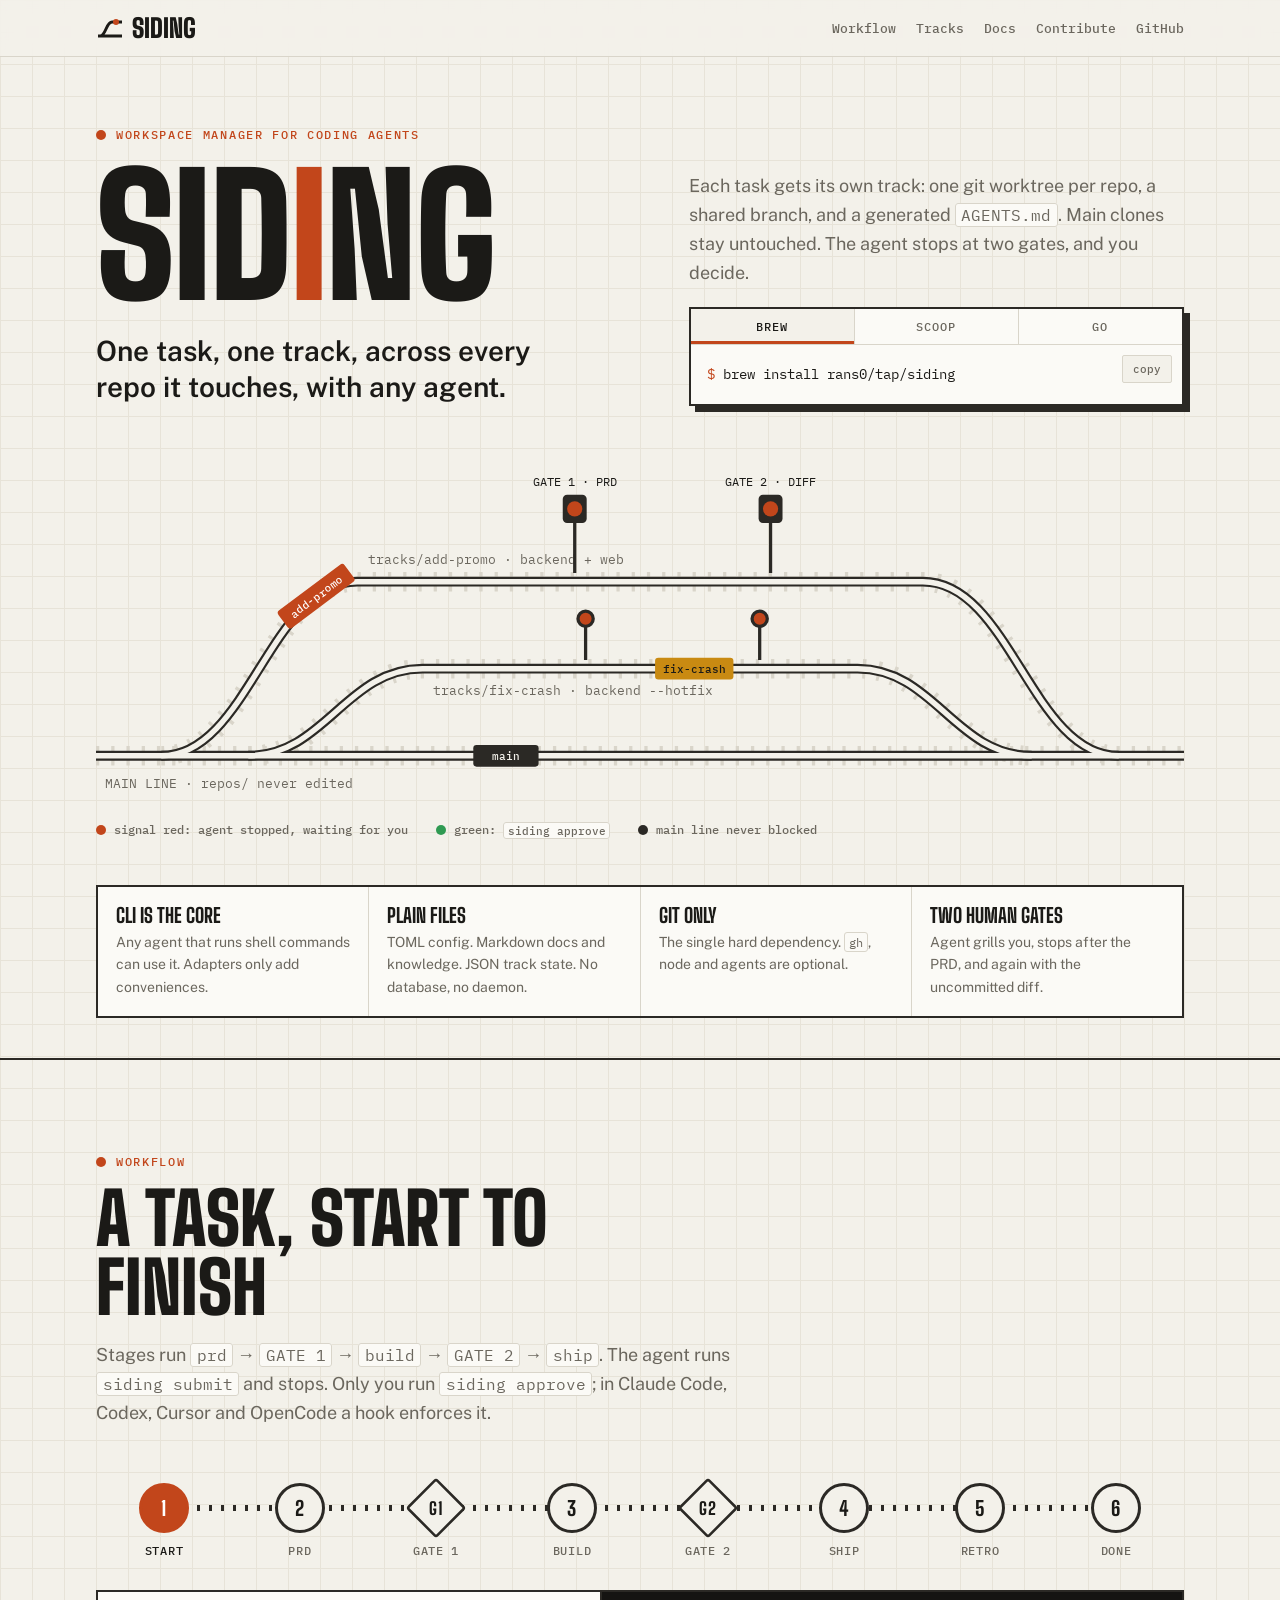
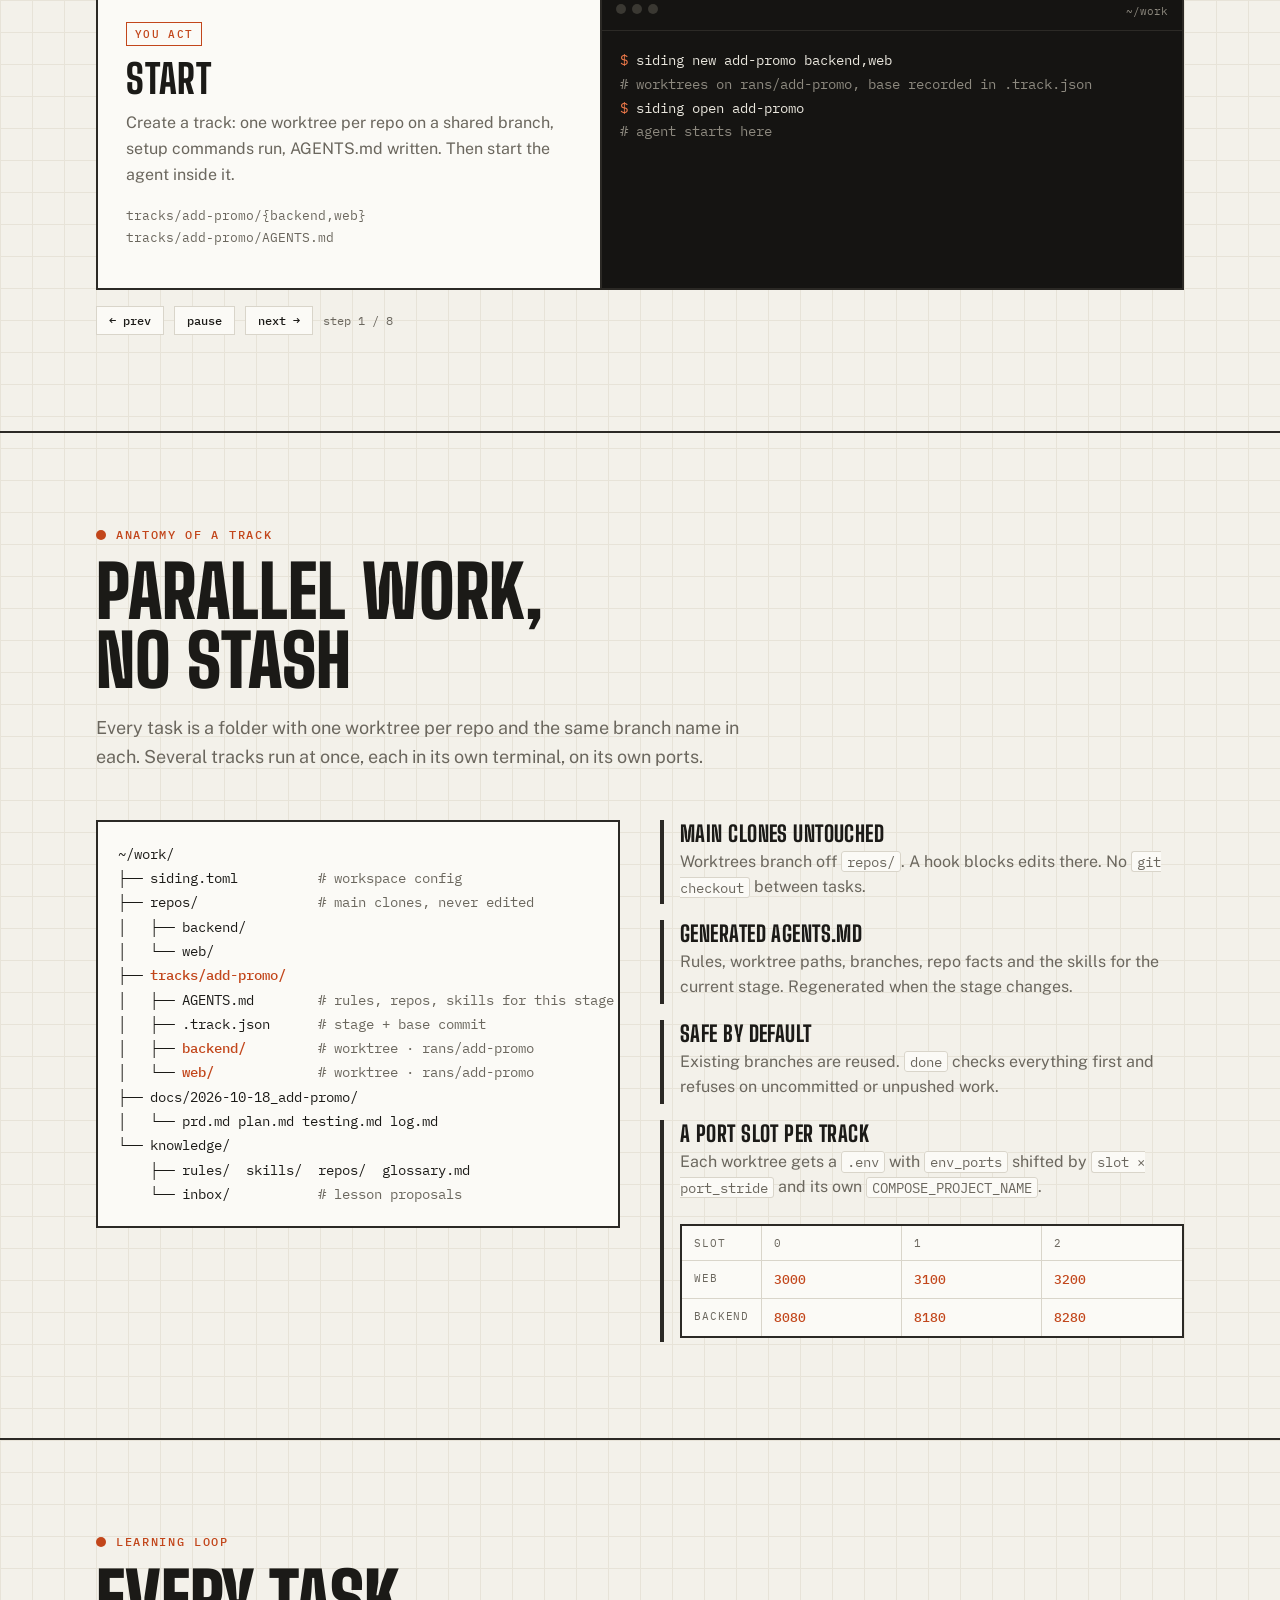
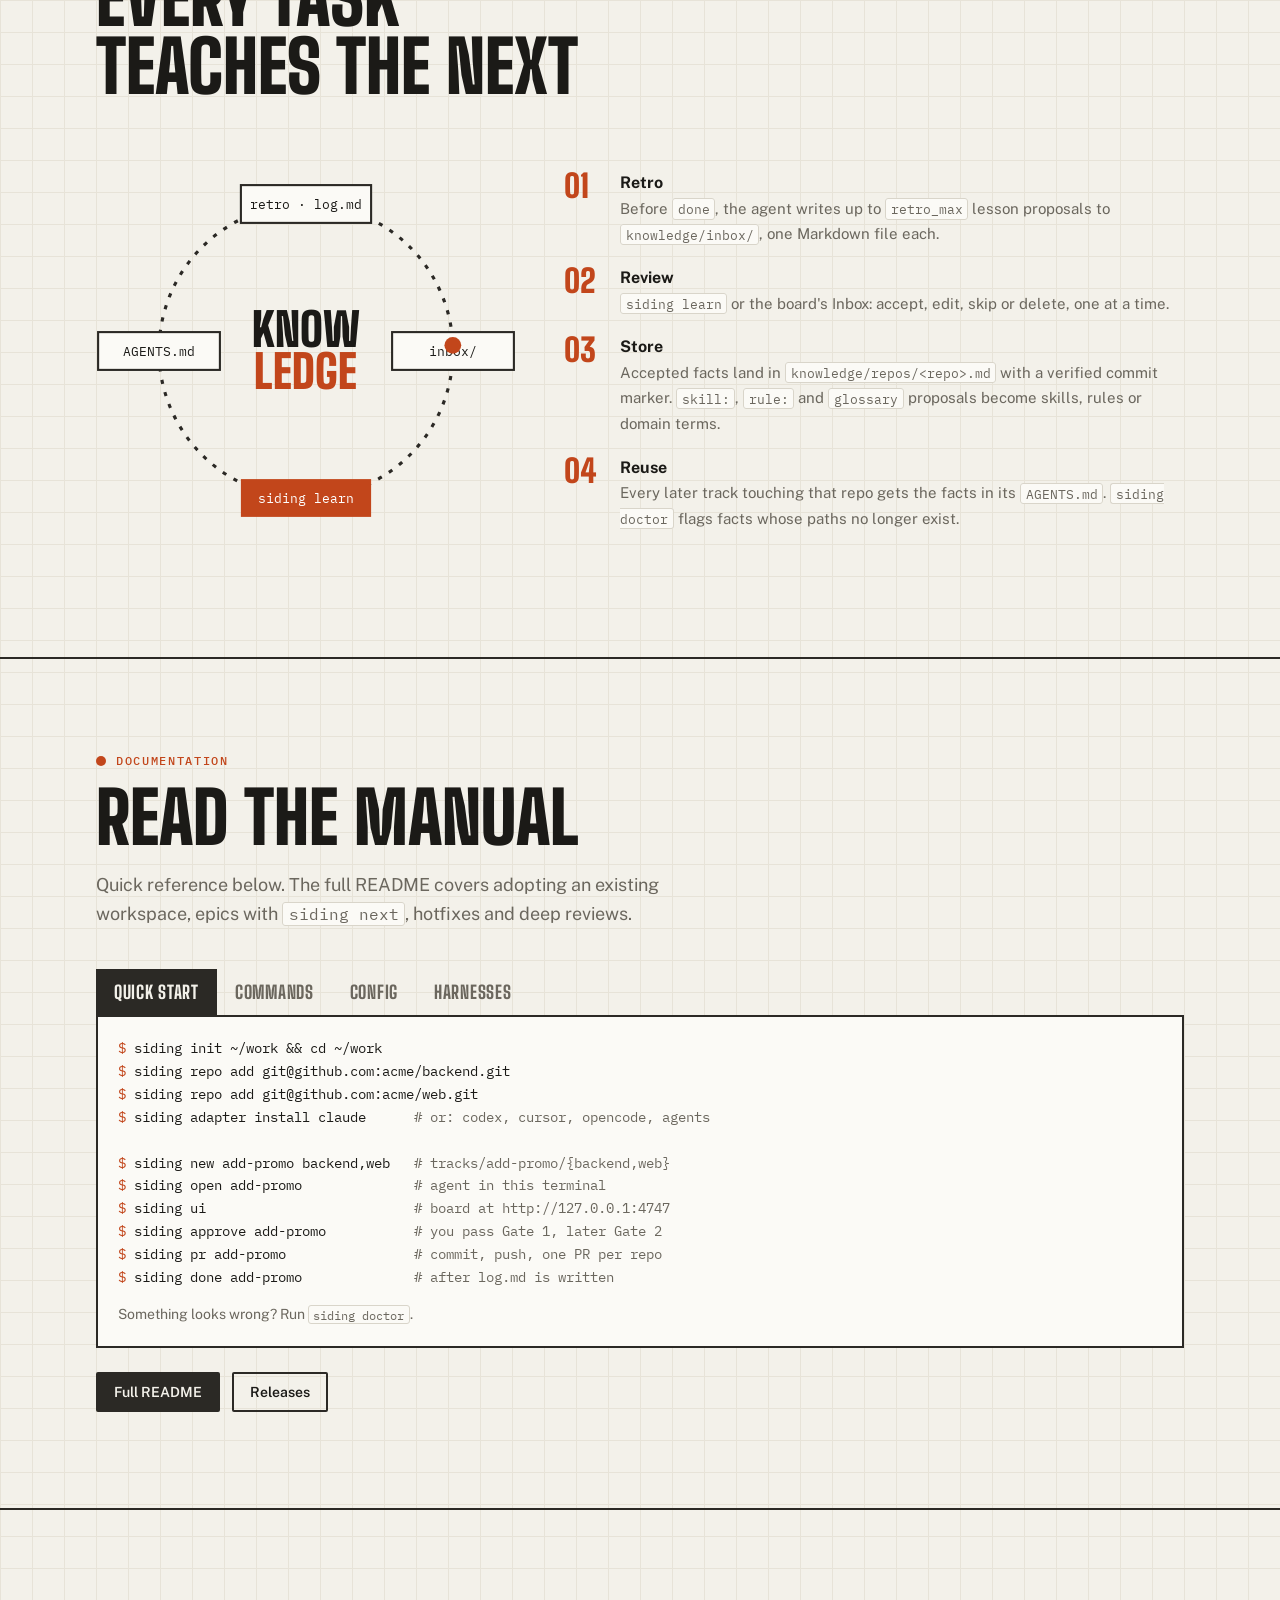
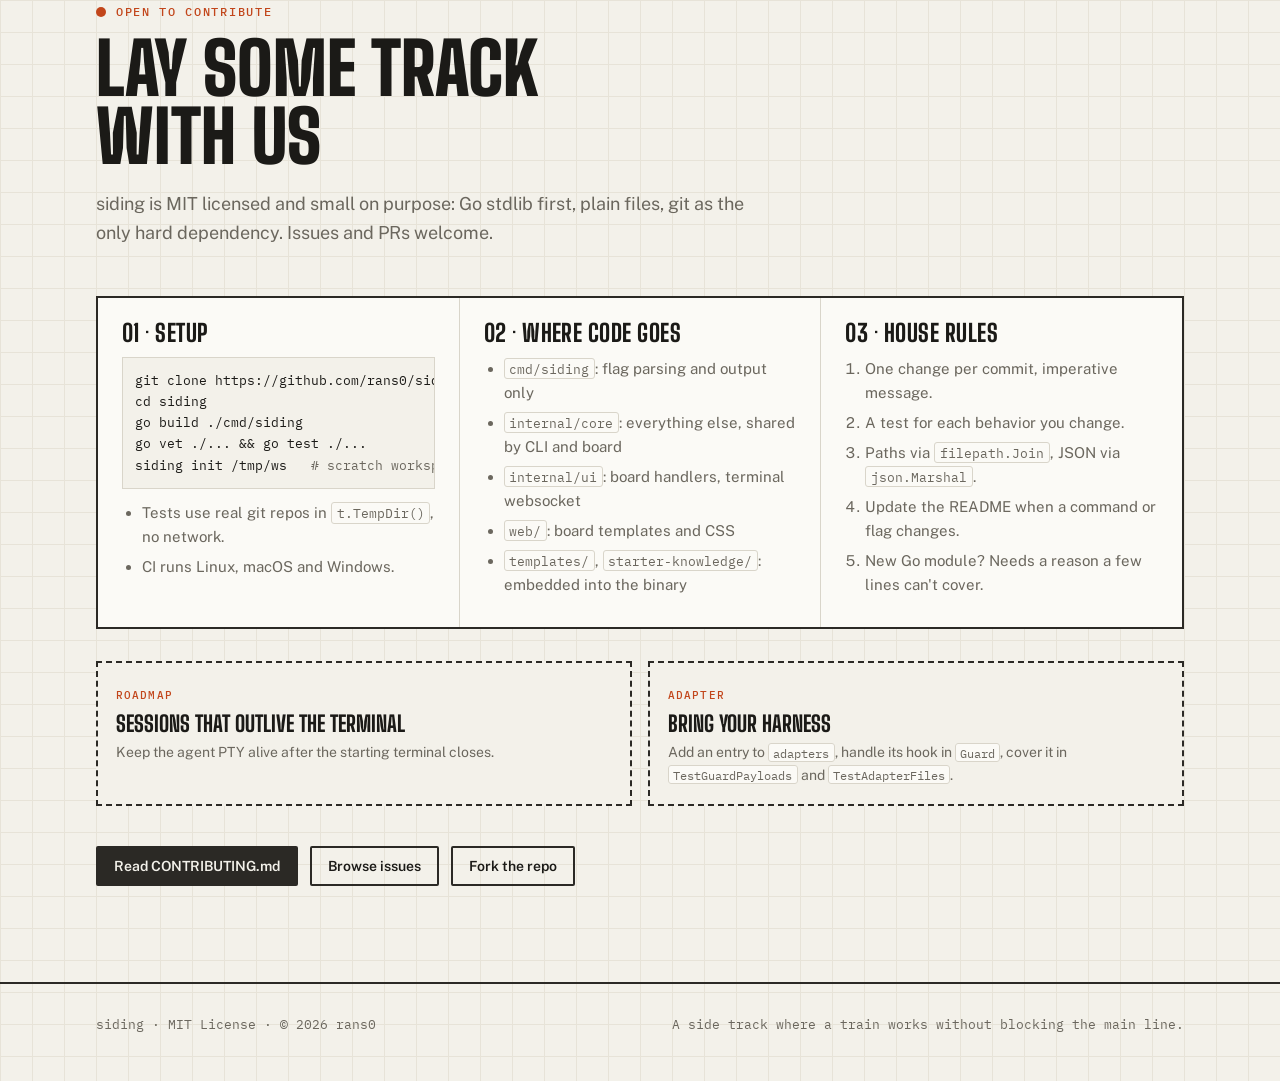
<file: site/index.html>
<!doctype html>
<html lang="en">
<head>
<meta charset="utf-8">
<meta name="viewport" content="width=device-width, initial-scale=1">
<title>siding — one task, one track</title>
<meta name="description" content="siding is a workspace manager for coding agents. One task, one track, across every repo it touches, with any agent.">
<link rel="icon" href="favicon.svg" type="image/svg+xml">
<meta property="og:type" content="website">
<meta property="og:url" content="https://siding.projectlabs.id/">
<meta property="og:title" content="siding — one task, one track">
<meta property="og:description" content="Workspace manager for coding agents. One task, one track, across every repo it touches, with any agent.">
<meta property="og:image" content="https://siding.projectlabs.id/og.png">
<meta property="og:image:width" content="1200">
<meta property="og:image:height" content="630">
<meta name="twitter:card" content="summary_large_image">
<link rel="preconnect" href="https://fonts.googleapis.com">
<link rel="preconnect" href="https://fonts.gstatic.com" crossorigin>
<link href="https://fonts.googleapis.com/css2?family=Big+Shoulders+Display:wght@600;800;900&family=IBM+Plex+Mono:wght@400;500&family=Public+Sans:wght@400;500;600&display=swap" rel="stylesheet">
<style>
:root {
  --paper: #f3f1ea; --card: #fbfaf6; --ink: #1b1a17; --sub: #6b675e; --line: #d9d5ca; --grid: #e7e3d8;
  --rail: #2b2925; --stop: #c2461b; --stop-bg: #f8e6dc; --go: #2f7a46; --amber: #c98a12;
  --display: "Big Shoulders Display", Impact, sans-serif;
  --body: "Public Sans", sans-serif;
  --mono: "IBM Plex Mono", ui-monospace, monospace;
  color-scheme: light dark;
}
@media (prefers-color-scheme: dark) {
  :root:not([data-theme="light"]) {
    --paper: #12110f; --card: #1b1a17; --ink: #ece9e1; --sub: #9a968c; --line: #33312c; --grid: #1c1b18;
    --rail: #d8d4ca; --stop: #ef7a4a; --stop-bg: #3a2218; --go: #6cc48a; --amber: #e8b04a;
  }
}
:root[data-theme="dark"] {
  --paper: #12110f; --card: #1b1a17; --ink: #ece9e1; --sub: #9a968c; --line: #33312c; --grid: #1c1b18;
  --rail: #d8d4ca; --stop: #ef7a4a; --stop-bg: #3a2218; --go: #6cc48a; --amber: #e8b04a;
}
* { box-sizing: border-box; }
html { scroll-behavior: smooth; }
body {
  margin: 0; color: var(--ink); font: 16px/1.6 var(--body);
  background-color: var(--paper);
  background-image:
    linear-gradient(var(--grid) 1px, transparent 1px),
    linear-gradient(90deg, var(--grid) 1px, transparent 1px);
  background-size: 32px 32px;
}
a { color: inherit; }
code, pre, kbd { font-family: var(--mono); font-size: .88em; }
:not(pre) > code { background: var(--card); border: 1px solid var(--line); padding: .05em .35em; border-radius: 3px; }
.wrap { max-width: 1120px; margin: 0 auto; padding: 0 16px; }
/* grid items default to min-width:auto; without this, long <pre> lines push the page wider than the phone */
.hero-grid > *, .panel > *, .anatomy > *, .loop > * { min-width: 0; }
section { padding: 64px 0; border-top: 2px solid var(--rail); }
@media (min-width: 721px) { section { padding: 96px 0; } }
.eyebrow {
  font: 500 12px/1 var(--mono); letter-spacing: .14em; text-transform: uppercase; color: var(--stop);
  display: flex; align-items: center; gap: 10px; margin-bottom: 16px;
}
.eyebrow::before { content: ""; width: 10px; height: 10px; border-radius: 50%; background: var(--stop); }
h1, h2, h3 { font-family: var(--display); line-height: .95; margin: 0; text-transform: uppercase; }
h2 { font-size: clamp(40px, 6vw, 72px); font-weight: 900; max-width: 14ch; }
h3 { font-size: 24px; font-weight: 800; letter-spacing: .02em; }
.lede { color: var(--sub); max-width: 60ch; font-size: 18px; margin: 20px 0 0; }

/* nav */
nav.top { position: sticky; top: 0; z-index: 10; background: color-mix(in srgb, var(--paper) 88%, transparent); backdrop-filter: blur(8px); border-bottom: 1px solid var(--line); }
nav.top .wrap { display: flex; align-items: center; gap: 16px; height: 56px; }
.logo { font: 900 26px/1 var(--display); text-decoration: none; text-transform: uppercase; display: flex; align-items: center; gap: 8px; }
.logo svg { width: 28px; height: 28px; }
nav.top ul { list-style: none; display: flex; gap: 14px; margin: 0 0 0 auto; padding: 0; font: 500 13px var(--mono); }
nav.top ul a { text-decoration: none; color: var(--sub); }
nav.top ul a:hover { color: var(--ink); }
.btn {
  display: inline-flex; align-items: center; gap: 8px; padding: 10px 16px; border: 2px solid var(--rail);
  font: 600 14px var(--body); text-decoration: none; background: var(--rail); color: var(--paper); border-radius: 2px;
  transition: transform .15s, box-shadow .15s;
}
.btn:hover { transform: translate(-2px, -2px); box-shadow: 4px 4px 0 var(--stop); }
.btn.ghost { background: transparent; color: var(--ink); }
nav.top ul li.hide-sm { display: none; }
@media (min-width: 721px) { nav.top .wrap { gap: 24px; } nav.top ul { gap: 20px; } nav.top ul li.hide-sm { display: list-item; } }

/* hero */
.hero { padding: 48px 0 32px; border-top: 0; }
@media (min-width: 721px) { .hero { padding: 72px 0 40px; } }
.hero h1 { font-size: clamp(64px, 13vw, 168px); font-weight: 900; letter-spacing: -.01em; }
.hero h1 span { color: var(--stop); }
.hero .tag { font: 600 clamp(20px, 2.6vw, 28px)/1.3 var(--body); max-width: 26ch; margin: 18px 0 0; }
.hero-grid { display: grid; grid-template-columns: 1fr; gap: 24px; align-items: end; }
@media (min-width: 861px) { .hero-grid { grid-template-columns: 1.1fr 1fr; gap: 48px; } }
.install { background: var(--card); border: 2px solid var(--rail); box-shadow: 6px 6px 0 var(--rail); }
.install [role=tablist] { display: flex; border-bottom: 1px solid var(--line); }
.install [role=tab] {
  flex: 1; padding: 10px; background: none; border: 0; border-right: 1px solid var(--line);
  font: 500 12px var(--mono); color: var(--sub); cursor: pointer; text-transform: uppercase; letter-spacing: .08em;
}
.install [role=tab]:last-child { border-right: 0; }
.install [role=tab][aria-selected=true] { color: var(--ink); background: var(--paper); box-shadow: inset 0 -3px 0 var(--stop); }
.install pre { margin: 0; padding: 18px 16px; overflow-x: auto; white-space: pre; }
.cmdline { display: flex; align-items: flex-start; }
.cmdline pre { flex: 1; }
.copy {
  margin: 10px; padding: 6px 10px; border: 1px solid var(--line); background: var(--paper); color: var(--sub);
  font: 500 11px var(--mono); cursor: pointer; border-radius: 2px;
}
.copy:hover { color: var(--ink); border-color: var(--ink); }
.prompt { color: var(--stop); user-select: none; }
.cmt { color: var(--sub); }
/* phones get a vertical yard (#yard-v); the wide one would shrink its labels to ~5px */
.diagram { margin: 40px 0 0; }
.diagram svg { width: 100%; height: auto; display: block; overflow: visible; }
#yard { display: none; }
#yard-v { max-width: 420px; margin: 0 auto; }
@media (min-width: 721px) { .diagram { margin-top: 56px; } #yard { display: block; } #yard-v { display: none; } }
.legend { display: flex; flex-wrap: wrap; gap: 8px 28px; font: 500 12px var(--mono); color: var(--sub); margin-top: 12px; }
.legend i { display: inline-block; width: 10px; height: 10px; border-radius: 50%; margin-right: 8px; vertical-align: -1px; }
/* 1px gap over a line-colored background draws the cell dividers at every column count */
.principles { display: grid; grid-template-columns: 1fr; gap: 1px; border: 2px solid var(--rail); margin-top: 48px; background: var(--line); }
.principles div { padding: 18px; background: var(--card); }
.principles b { display: block; font: 800 20px/1 var(--display); text-transform: uppercase; margin-bottom: 6px; }
.principles p { margin: 0; color: var(--sub); font-size: 14px; }
@media (min-width: 481px) { .principles { grid-template-columns: 1fr 1fr; } }
@media (min-width: 861px) { .principles { grid-template-columns: repeat(4, 1fr); } }

/* workflow */
.rail { position: relative; display: grid; grid-template-columns: repeat(4, 1fr); row-gap: 20px; margin: 40px 0 32px; }
.rail::before, .rail .progress { display: none; }
@media (min-width: 721px) {
  .rail { grid-template-columns: repeat(8, 1fr); row-gap: 0; margin-top: 56px; }
  .rail::before, .rail .progress { display: block; }
}
.rail::before { content: ""; position: absolute; left: 6%; right: 6%; top: 22px; height: 6px; background: repeating-linear-gradient(90deg, var(--rail) 0 3px, transparent 3px 12px); }
.rail .progress { position: absolute; left: 6%; top: 23px; height: 4px; background: var(--stop); width: 0; transition: width .6s cubic-bezier(.6,0,.2,1); }
.station { position: relative; background: none; border: 0; padding: 0; cursor: pointer; display: flex; flex-direction: column; align-items: center; gap: 10px; color: var(--sub); font: 500 12px var(--mono); text-transform: uppercase; letter-spacing: .06em; }
.station .dot { width: 50px; height: 50px; border-radius: 50%; border: 3px solid var(--rail); background: var(--paper); display: grid; place-items: center; font: 800 20px var(--display); color: var(--ink); transition: background .3s, color .3s, transform .3s; }
.station.gate .dot { border-radius: 4px; transform: rotate(45deg) scale(.86); }
.station.gate .dot span { transform: rotate(-45deg); }
.station.done .dot { background: var(--rail); color: var(--paper); }
.station.gate.done .dot { background: var(--go); border-color: var(--go); }
.station[aria-current=step] { color: var(--ink); }
.station[aria-current=step] .dot { background: var(--stop); border-color: var(--stop); color: #fff; }
.station.gate[aria-current=step] .dot { animation: blink 1s steps(2) infinite; }
@keyframes blink { 50% { background: var(--paper); color: var(--stop); } }
.panel { display: grid; grid-template-columns: 1fr; border: 2px solid var(--rail); background: var(--card); min-height: 300px; }
.panel .info { padding: 20px; border-bottom: 2px solid var(--rail); }
@media (min-width: 721px) { .panel .info { padding: 28px; } }
@media (min-width: 861px) { .panel { grid-template-columns: 1fr 1.15fr; } .panel .info { border-bottom: 0; border-right: 2px solid var(--rail); } }
.who { display: inline-block; font: 500 11px var(--mono); letter-spacing: .12em; padding: 4px 8px; border: 1.5px solid currentColor; text-transform: uppercase; margin-bottom: 14px; }
.who.you { color: var(--stop); }
.who.agent { color: var(--go); }
.panel h3 { font-size: 40px; margin-bottom: 12px; }
.panel p { margin: 0; color: var(--sub); }
.panel .files { margin-top: 18px; font: 13px/1.7 var(--mono); color: var(--sub); }
.term { background: #151412; color: #e9e6dd; padding: 0; display: flex; flex-direction: column; }
.term .bar { display: flex; gap: 6px; padding: 12px 14px; border-bottom: 1px solid #2c2a26; }
.term .bar i { width: 10px; height: 10px; border-radius: 50%; background: #3a3832; }
.term .bar span { margin-left: auto; font: 11px var(--mono); color: #8d897f; }
.term pre { margin: 0; padding: 18px; font-size: 13.5px; line-height: 1.75; white-space: pre-wrap; flex: 1; }
.term .p { color: #ef7a4a; }
.term .c { color: #8d897f; }
.term .caret { display: inline-block; width: 8px; height: 1.1em; background: #e9e6dd; vertical-align: -2px; animation: caret 1s steps(2) infinite; }
@keyframes caret { 50% { opacity: 0; } }
.controls { display: flex; gap: 10px; margin-top: 16px; align-items: center; font: 12px var(--mono); color: var(--sub); }
.controls button { font: 500 12px var(--mono); padding: 6px 12px; background: var(--card); border: 1px solid var(--line); color: var(--ink); cursor: pointer; }
.controls button:hover { border-color: var(--ink); }

/* anatomy */
.anatomy { display: grid; grid-template-columns: 1fr; gap: 40px; margin-top: 48px; align-items: start; }
@media (min-width: 861px) { .anatomy { grid-template-columns: 1fr 1fr; } }
.tree { background: var(--card); border: 2px solid var(--rail); padding: 20px; font: 13.5px/1.8 var(--mono); white-space: pre; overflow-x: auto; margin: 0; }
.tree b { color: var(--stop); font-weight: 500; }
.tree em { color: var(--sub); font-style: normal; }
.facts { display: grid; gap: 16px; }
.fact { border-left: 4px solid var(--rail); padding: 4px 0 4px 16px; }
.fact h3 { font-size: 22px; margin-bottom: 4px; }
.fact p { margin: 0; color: var(--sub); }
.ports { display: grid; grid-template-columns: auto repeat(3, 1fr); border: 2px solid var(--rail); margin-top: 24px; font: 13px var(--mono); background: var(--card); }
.ports div { padding: 10px 12px; border-bottom: 1px solid var(--line); border-right: 1px solid var(--line); }
.ports div:nth-child(4n) { border-right: 0; }
.ports div:nth-last-child(-n+4) { border-bottom: 0; }
.ports .h { color: var(--sub); text-transform: uppercase; font-size: 11px; letter-spacing: .08em; }
.ports .v { color: var(--stop); font-weight: 500; }

/* loop */
.loop { display: grid; grid-template-columns: 1fr; gap: 48px; align-items: center; margin-top: 40px; }
.loop svg { width: 100%; height: auto; max-width: 360px; margin: 0 auto; }
@media (min-width: 861px) { .loop { grid-template-columns: 420px 1fr; } .loop svg { max-width: none; margin: 0; } }
.loop ol { margin: 0; padding: 0; list-style: none; counter-reset: s; display: grid; gap: 18px; }
.loop li { counter-increment: s; display: grid; grid-template-columns: 44px 1fr; gap: 12px; }
.loop li::before { content: counter(s, decimal-leading-zero); font: 900 32px/1 var(--display); color: var(--stop); }
.loop li b { display: block; }
.loop li span { color: var(--sub); font-size: 15px; }

/* docs */
.tabs { display: flex; flex-wrap: wrap; gap: 0; margin-top: 40px; border-bottom: 2px solid var(--rail); }
.tabs button { padding: 10px 12px; background: none; border: 0; font: 800 16px var(--display); text-transform: uppercase; letter-spacing: .04em; color: var(--sub); cursor: pointer; }
@media (min-width: 721px) { .tabs button { padding: 12px 18px; font-size: 18px; } }
.tabs button[aria-selected=true] { background: var(--rail); color: var(--paper); }
.tabpanel { background: var(--card); border: 2px solid var(--rail); border-top: 0; padding: 20px; }
.tabpanel[hidden] { display: none; }
.filter { width: 100%; padding: 10px 12px; font: 14px var(--mono); border: 1px solid var(--line); background: var(--paper); color: var(--ink); margin-bottom: 12px; }
.filter:focus { outline: 2px solid var(--stop); outline-offset: -1px; }
/* phones: each row stacks as a card; wider screens get the real table */
.tbl { width: 100%; border-collapse: collapse; font-size: 14px; }
.tbl, .tbl tbody, .tbl tr, .tbl td { display: block; }
.tbl thead { display: none; }
.tbl tr { border-bottom: 1px solid var(--line); padding: 10px 0; }
.tbl tr[hidden] { display: none; }
.tbl td { padding: 4px 0; vertical-align: top; }
.tbl td:first-child { font: 500 13px var(--mono); color: var(--stop); word-break: break-word; }
.tbl th { text-align: left; font: 500 11px var(--mono); text-transform: uppercase; letter-spacing: .1em; color: var(--sub); padding: 8px; border-bottom: 2px solid var(--rail); }
@media (min-width: 721px) {
  .tbl { display: table; } .tbl thead { display: table-header-group; } .tbl tbody { display: table-row-group; }
  .tbl tr { display: table-row; padding: 0; border: 0; } .tbl tr[hidden] { display: none; }
  .tbl td { display: table-cell; padding: 10px 8px; border-bottom: 1px solid var(--line); }
  .tbl td:first-child { white-space: nowrap; word-break: normal; }
}
.tabpanel pre { margin: 0; font-size: 13.5px; line-height: 1.7; overflow-x: auto; }
.tabpanel .note { color: var(--sub); font-size: 14px; margin: 14px 0 0; }
.doclinks { display: flex; flex-wrap: wrap; gap: 12px; margin-top: 24px; }

/* contribute */
.contrib { display: grid; grid-template-columns: 1fr; gap: 1px; margin-top: 48px; border: 2px solid var(--rail); background: var(--line); }
.contrib > div { padding: 20px; background: var(--card); min-width: 0; }
@media (min-width: 861px) { .contrib { grid-template-columns: repeat(3, 1fr); } .contrib > div { padding: 24px; } }
.contrib h3 { margin-bottom: 12px; }
.contrib pre { background: var(--paper); border: 1px solid var(--line); padding: 12px; overflow-x: auto; margin: 0 0 12px; font-size: 12.5px; line-height: 1.7; }
.contrib ul, .contrib ol { margin: 0; padding-left: 20px; color: var(--sub); font-size: 15px; }
.contrib li { margin-bottom: 6px; }
.open { margin-top: 32px; display: grid; grid-template-columns: repeat(auto-fit, minmax(240px, 1fr)); gap: 16px; }
.ticket { border: 2px dashed var(--rail); padding: 18px; position: relative; background: var(--paper); }
.ticket small { font: 500 11px var(--mono); color: var(--stop); letter-spacing: .1em; text-transform: uppercase; }
.ticket b { display: block; font: 800 22px/1.05 var(--display); text-transform: uppercase; margin: 6px 0; }
.ticket p { margin: 0; color: var(--sub); font-size: 14px; }
.cta { margin-top: 40px; display: flex; flex-wrap: wrap; gap: 12px; }

footer { border-top: 2px solid var(--rail); padding: 32px 0 48px; font: 13px var(--mono); color: var(--sub); }
footer .wrap { display: flex; flex-wrap: wrap; gap: 16px; justify-content: space-between; }

.reveal { opacity: 0; transform: translateY(24px); transition: opacity .7s ease, transform .7s ease; }
.reveal.in { opacity: 1; transform: none; }
@media (prefers-reduced-motion: reduce) {
  html { scroll-behavior: auto; }
  .reveal { opacity: 1; transform: none; transition: none; }
  *, *::before, *::after { animation: none !important; transition: none !important; }
}
:focus-visible { outline: 2px solid var(--stop); outline-offset: 3px; }
</style>
</head>
<body>

<nav class="top">
  <div class="wrap">
    <a class="logo" href="#top" aria-label="siding home">
      <svg viewBox="0 0 28 28" aria-hidden="true"><path d="M2 22 H26 M4 22 C10 22 10 8 16 8 H26" fill="none" stroke="currentColor" stroke-width="3"/><circle cx="20" cy="8" r="3" fill="#c2461b"/></svg>
      siding
    </a>
    <ul>
      <li class="hide-sm"><a href="#workflow">Workflow</a></li>
      <li class="hide-sm"><a href="#tracks">Tracks</a></li>
      <li><a href="#docs">Docs</a></li>
      <li><a href="#contribute">Contribute</a></li>
      <li><a href="https://github.com/rans0/siding">GitHub</a></li>
    </ul>
  </div>
</nav>

<header class="hero" id="top">
  <div class="wrap">
    <div class="hero-grid">
      <div>
        <div class="eyebrow">Workspace manager for coding agents</div>
        <h1>sid<span>i</span>ng</h1>
        <p class="tag">One task, one track, across every repo it touches, with any agent.</p>
      </div>
      <div>
        <p class="lede" style="margin:0 0 20px">Each task gets its own track: one git worktree per repo, a shared branch, and a generated <code>AGENTS.md</code>. Main clones stay untouched. The agent stops at two gates, and you decide.</p>
        <div class="install">
          <div role="tablist" aria-label="Install method">
            <button role="tab" aria-selected="true" data-cmd="brew install rans0/tap/siding">brew</button>
            <button role="tab" aria-selected="false" data-cmd="scoop bucket add rans0 https://github.com/rans0/scoop-bucket && scoop install siding">scoop</button>
            <button role="tab" aria-selected="false" data-cmd="go install github.com/rans0/siding/cmd/siding@latest">go</button>
          </div>
          <div class="cmdline">
            <pre id="install-cmd"><span class="prompt">$ </span><span>brew install rans0/tap/siding</span></pre>
            <button class="copy" data-copy="#install-cmd span:last-child">copy</button>
          </div>
        </div>
      </div>
    </div>

    <figure class="diagram" aria-label="Diagram: tasks run on side tracks and stop at two gates while the main line keeps moving">
      <svg id="yard" viewBox="0 0 1000 320" role="img">
        <defs>
          <g id="sleepers-main"></g>
        </defs>
        <!-- sleepers -->
        <g stroke="var(--line)" stroke-width="18" fill="none" stroke-dasharray="3 11">
          <path d="M0 270 H1000"/>
          <path id="pa" d="M60 270 C140 270 160 110 240 110 L760 110 C840 110 860 270 940 270"/>
          <path id="pb" d="M140 270 C210 270 230 190 300 190 L700 190 C770 190 790 270 860 270"/>
        </g>
        <!-- rails: thick ink stroke with paper stroke on top gives two rails -->
        <g fill="none">
          <g stroke="var(--rail)" stroke-width="9">
            <path d="M0 270 H1000"/>
            <use href="#pa"/><use href="#pb"/>
          </g>
          <g stroke="var(--paper)" stroke-width="5">
            <path d="M0 270 H1000"/>
            <use href="#pa"/><use href="#pb"/>
          </g>
        </g>

        <!-- labels -->
        <g font-family="IBM Plex Mono, monospace" font-size="12" fill="var(--sub)">
          <text x="8" y="300">MAIN LINE · repos/ never edited</text>
          <text x="250" y="94">tracks/add-promo · backend + web</text>
          <text x="310" y="214">tracks/fix-crash · backend --hotfix</text>
        </g>

        <!-- signals: siding A -->
        <g font-family="IBM Plex Mono, monospace" font-size="11" fill="var(--ink)" text-anchor="middle">
          <g transform="translate(440 0)">
            <line x1="0" y1="102" x2="0" y2="52" stroke="var(--rail)" stroke-width="3"/>
            <rect x="-11" y="30" width="22" height="26" rx="4" fill="var(--rail)"/>
            <circle cy="43" r="7" fill="#c2461b">
              <animate attributeName="fill" dur="14s" repeatCount="indefinite" calcMode="discrete" keyTimes="0;0.40;0.62;1" values="#c2461b;#2f9a52;#c2461b;#c2461b"/>
            </circle>
            <text y="22">GATE 1 · PRD</text>
          </g>
          <g transform="translate(620 0)">
            <line x1="0" y1="102" x2="0" y2="52" stroke="var(--rail)" stroke-width="3"/>
            <rect x="-11" y="30" width="22" height="26" rx="4" fill="var(--rail)"/>
            <circle cy="43" r="7" fill="#c2461b">
              <animate attributeName="fill" dur="14s" repeatCount="indefinite" calcMode="discrete" keyTimes="0;0.75;0.95;1" values="#c2461b;#2f9a52;#c2461b;#c2461b"/>
            </circle>
            <text y="22">GATE 2 · DIFF</text>
          </g>
          <!-- signals: siding B -->
          <g transform="translate(450 80)">
            <line x1="0" y1="102" x2="0" y2="70" stroke="var(--rail)" stroke-width="3"/>
            <circle cy="64" r="7" fill="#c2461b" stroke="var(--rail)" stroke-width="3">
              <animate attributeName="fill" dur="11s" begin="-5s" repeatCount="indefinite" calcMode="discrete" keyTimes="0;0.40;0.62;1" values="#c2461b;#2f9a52;#c2461b;#c2461b"/>
            </circle>
          </g>
          <g transform="translate(610 80)">
            <line x1="0" y1="102" x2="0" y2="70" stroke="var(--rail)" stroke-width="3"/>
            <circle cy="64" r="7" fill="#c2461b" stroke="var(--rail)" stroke-width="3">
              <animate attributeName="fill" dur="11s" begin="-5s" repeatCount="indefinite" calcMode="discrete" keyTimes="0;0.75;0.95;1" values="#c2461b;#2f9a52;#c2461b;#c2461b"/>
            </circle>
          </g>
        </g>

        <!-- trains -->
        <g font-family="IBM Plex Mono, monospace" font-size="10" font-weight="500" text-anchor="middle">
          <g>
            <rect x="-38" y="-10" width="76" height="20" rx="3" fill="var(--stop)"/>
            <text y="4" fill="#fff">add-promo</text>
            <animateMotion dur="14s" repeatCount="indefinite" rotate="auto" calcMode="linear"
              keyPoints="0;0.37;0.37;0.555;0.555;1" keyTimes="0;0.25;0.42;0.6;0.77;1"><mpath href="#pa"/></animateMotion>
          </g>
          <g>
            <rect x="-36" y="-10" width="72" height="20" rx="3" fill="var(--amber)"/>
            <text y="4" fill="#1b1a17">fix-crash</text>
            <animateMotion dur="11s" begin="-5s" repeatCount="indefinite" rotate="auto" calcMode="linear"
              keyPoints="0;0.36;0.36;0.565;0.565;1" keyTimes="0;0.25;0.42;0.6;0.77;1"><mpath href="#pb"/></animateMotion>
          </g>
          <g>
            <rect x="-30" y="-10" width="60" height="20" rx="3" fill="var(--rail)"/>
            <text y="4" fill="var(--paper)">main</text>
            <animateMotion dur="5s" repeatCount="indefinite" path="M-60 270 H1060"/>
          </g>
        </g>
      </svg>
      <!-- same yard turned 90°: main line runs down, keyPoints recomputed so trains still stop at the gates -->
      <svg id="yard-v" viewBox="0 0 410 540" role="img">
        <g stroke="var(--line)" stroke-width="18" fill="none" stroke-dasharray="3 11">
          <path d="M40 0 V540"/>
          <path id="pva" d="M40 20 C40 90 260 70 260 140 L260 380 C260 450 40 430 40 500"/>
          <path id="pvb" d="M40 80 C40 130 150 130 150 180 L150 340 C150 390 40 390 40 440"/>
        </g>
        <g fill="none">
          <g stroke="var(--rail)" stroke-width="9"><path d="M40 0 V540"/><use href="#pva"/><use href="#pvb"/></g>
          <g stroke="var(--paper)" stroke-width="5"><path d="M40 0 V540"/><use href="#pva"/><use href="#pvb"/></g>
        </g>
        <g font-family="IBM Plex Mono, monospace" font-size="11" fill="var(--sub)">
          <text transform="translate(18 270) rotate(-90)" text-anchor="middle">MAIN LINE · repos/ never edited</text>
          <text transform="translate(236 160) rotate(90)">tracks/add-promo · backend + web</text>
          <text transform="translate(126 180) rotate(90)">tracks/fix-crash · --hotfix</text>
        </g>
        <g font-family="IBM Plex Mono, monospace" font-size="12" fill="var(--ink)">
          <g transform="translate(0 182)">
            <line x1="266" x2="286" stroke="var(--rail)" stroke-width="3"/>
            <rect x="284" y="-11" width="22" height="22" rx="4" fill="var(--rail)"/>
            <circle cx="295" r="7" fill="#c2461b">
              <animate attributeName="fill" dur="14s" repeatCount="indefinite" calcMode="discrete" keyTimes="0;0.40;0.62;1" values="#c2461b;#2f9a52;#c2461b;#c2461b"/>
            </circle>
            <text x="314" y="4">GATE 1 · PRD</text>
          </g>
          <g transform="translate(0 292)">
            <line x1="266" x2="286" stroke="var(--rail)" stroke-width="3"/>
            <rect x="284" y="-11" width="22" height="22" rx="4" fill="var(--rail)"/>
            <circle cx="295" r="7" fill="#c2461b">
              <animate attributeName="fill" dur="14s" repeatCount="indefinite" calcMode="discrete" keyTimes="0;0.75;0.95;1" values="#c2461b;#2f9a52;#c2461b;#c2461b"/>
            </circle>
            <text x="314" y="4">GATE 2 · DIFF</text>
          </g>
          <g transform="translate(0 230)">
            <line x1="156" x2="176" stroke="var(--rail)" stroke-width="3"/>
            <circle cx="182" r="7" fill="#c2461b" stroke="var(--rail)" stroke-width="3">
              <animate attributeName="fill" dur="11s" begin="-5s" repeatCount="indefinite" calcMode="discrete" keyTimes="0;0.40;0.62;1" values="#c2461b;#2f9a52;#c2461b;#c2461b"/>
            </circle>
          </g>
          <g transform="translate(0 310)">
            <line x1="156" x2="176" stroke="var(--rail)" stroke-width="3"/>
            <circle cx="182" r="7" fill="#c2461b" stroke="var(--rail)" stroke-width="3">
              <animate attributeName="fill" dur="11s" begin="-5s" repeatCount="indefinite" calcMode="discrete" keyTimes="0;0.75;0.95;1" values="#c2461b;#2f9a52;#c2461b;#c2461b"/>
            </circle>
          </g>
        </g>
        <g font-family="IBM Plex Mono, monospace" font-size="10" font-weight="500" text-anchor="middle">
          <g>
            <rect x="-38" y="-10" width="76" height="20" rx="3" fill="var(--stop)"/>
            <text y="4" fill="#fff">add-promo</text>
            <animateMotion dur="14s" repeatCount="indefinite" rotate="auto" calcMode="linear"
              keyPoints="0;0.349;0.349;0.493;0.493;1" keyTimes="0;0.25;0.42;0.6;0.77;1"><mpath href="#pva"/></animateMotion>
          </g>
          <g>
            <rect x="-36" y="-10" width="72" height="20" rx="3" fill="var(--amber)"/>
            <text y="4" fill="#1b1a17">fix-crash</text>
            <animateMotion dur="11s" begin="-5s" repeatCount="indefinite" rotate="auto" calcMode="linear"
              keyPoints="0;0.357;0.357;0.525;0.525;1" keyTimes="0;0.25;0.42;0.6;0.77;1"><mpath href="#pvb"/></animateMotion>
          </g>
          <g>
            <rect x="-30" y="-10" width="60" height="20" rx="3" fill="var(--rail)"/>
            <text y="4" fill="var(--paper)">main</text>
            <animateMotion dur="5s" repeatCount="indefinite" rotate="auto" path="M40 -40 V580"/>
          </g>
        </g>
      </svg>
      <figcaption class="legend">
        <span><i style="background:#c2461b"></i>signal red: agent stopped, waiting for you</span>
        <span><i style="background:#2f9a52"></i>green: <code>siding approve</code></span>
        <span><i style="background:var(--rail)"></i>main line never blocked</span>
      </figcaption>
    </figure>

    <div class="principles reveal">
      <div><b>CLI is the core</b><p>Any agent that runs shell commands can use it. Adapters only add conveniences.</p></div>
      <div><b>Plain files</b><p>TOML config. Markdown docs and knowledge. JSON track state. No database, no daemon.</p></div>
      <div><b>Git only</b><p>The single hard dependency. <code>gh</code>, node and agents are optional.</p></div>
      <div><b>Two human gates</b><p>Agent grills you, stops after the PRD, and again with the uncommitted diff.</p></div>
    </div>
  </div>
</header>

<section id="workflow">
  <div class="wrap">
    <div class="eyebrow">Workflow</div>
    <h2>A task, start to finish</h2>
    <p class="lede">Stages run <code>prd</code> → <code>GATE 1</code> → <code>build</code> → <code>GATE 2</code> → <code>ship</code>. The agent runs <code>siding submit</code> and stops. Only you run <code>siding approve</code>; in Claude Code, Codex, Cursor and OpenCode a hook enforces it.</p>

    <div class="rail" role="tablist" aria-label="Workflow steps">
      <div class="progress"></div>
    </div>

    <div class="panel" id="panel">
      <div class="info">
        <span class="who" id="p-who"></span>
        <h3 id="p-title"></h3>
        <p id="p-text"></p>
        <div class="files" id="p-files"></div>
      </div>
      <div class="term" aria-label="Terminal">
        <div class="bar"><i></i><i></i><i></i><span>~/work</span></div>
        <pre id="p-term"></pre>
      </div>
    </div>
    <div class="controls">
      <button id="prev" aria-label="Previous step">← prev</button>
      <button id="play" aria-pressed="true">pause</button>
      <button id="next" aria-label="Next step">next →</button>
      <span id="p-count"></span>
    </div>
  </div>
</section>

<section id="tracks">
  <div class="wrap">
    <div class="eyebrow">Anatomy of a track</div>
    <h2>Parallel work, no stash</h2>
    <p class="lede">Every task is a folder with one worktree per repo and the same branch name in each. Several tracks run at once, each in its own terminal, on its own ports.</p>
    <div class="anatomy">
<pre class="tree reveal">~/work/
├── siding.toml          <em># workspace config</em>
├── repos/               <em># main clones, never edited</em>
│   ├── backend/
│   └── web/
├── <b>tracks/add-promo/</b>
│   ├── AGENTS.md        <em># rules, repos, skills for this stage</em>
│   ├── .track.json      <em># stage + base commit</em>
│   ├── <b>backend/</b>         <em># worktree · rans/add-promo</em>
│   └── <b>web/</b>             <em># worktree · rans/add-promo</em>
├── docs/2026-10-18_add-promo/
│   └── prd.md plan.md testing.md log.md
└── knowledge/
    ├── rules/  skills/  repos/  glossary.md
    └── inbox/           <em># lesson proposals</em></pre>
      <div class="facts reveal">
        <div class="fact"><h3>Main clones untouched</h3><p>Worktrees branch off <code>repos/</code>. A hook blocks edits there. No <code>git checkout</code> between tasks.</p></div>
        <div class="fact"><h3>Generated AGENTS.md</h3><p>Rules, worktree paths, branches, repo facts and the skills for the current stage. Regenerated when the stage changes.</p></div>
        <div class="fact"><h3>Safe by default</h3><p>Existing branches are reused. <code>done</code> checks everything first and refuses on uncommitted or unpushed work.</p></div>
        <div class="fact"><h3>A port slot per track</h3><p>Each worktree gets a <code>.env</code> with <code>env_ports</code> shifted by <code>slot × port_stride</code> and its own <code>COMPOSE_PROJECT_NAME</code>.</p>
          <div class="ports" aria-label="Port example with port_stride 100">
            <div class="h">slot</div><div class="h">0</div><div class="h">1</div><div class="h">2</div>
            <div class="h">web</div><div class="v">3000</div><div class="v">3100</div><div class="v">3200</div>
            <div class="h">backend</div><div class="v">8080</div><div class="v">8180</div><div class="v">8280</div>
          </div>
        </div>
      </div>
    </div>
  </div>
</section>

<section id="learn">
  <div class="wrap">
    <div class="eyebrow">Learning loop</div>
    <h2>Every task teaches the next</h2>
    <div class="loop">
      <svg viewBox="0 0 400 400" role="img" aria-label="Loop: retro writes proposals to inbox, you review with siding learn, facts go to knowledge, knowledge goes into the next AGENTS.md">
        <circle id="ring" cx="200" cy="200" r="140" fill="none" stroke="var(--rail)" stroke-width="3" stroke-dasharray="4 8"/>
        <path id="ringpath" d="M200 60 A140 140 0 1 1 199.9 60" fill="none"/>
        <g font-family="IBM Plex Mono, monospace" font-size="12" text-anchor="middle" fill="var(--ink)">
          <g transform="translate(200 60)"><rect x="-62" y="-18" width="124" height="36" fill="var(--card)" stroke="var(--rail)" stroke-width="2"/><text y="5">retro · log.md</text></g>
          <g transform="translate(340 200)"><rect x="-58" y="-18" width="116" height="36" fill="var(--card)" stroke="var(--rail)" stroke-width="2"/><text y="5">inbox/</text></g>
          <g transform="translate(200 340)"><rect x="-62" y="-18" width="124" height="36" fill="var(--stop)"/><text y="5" fill="#fff">siding learn</text></g>
          <g transform="translate(60 200)"><rect x="-58" y="-18" width="116" height="36" fill="var(--card)" stroke="var(--rail)" stroke-width="2"/><text y="5">AGENTS.md</text></g>
        </g>
        <circle r="8" fill="var(--stop)"><animateMotion dur="8s" repeatCount="indefinite"><mpath href="#ringpath"/></animateMotion></circle>
        <text x="200" y="196" text-anchor="middle" font-family="Big Shoulders Display, sans-serif" font-weight="900" font-size="44" fill="var(--ink)">KNOW</text>
        <text x="200" y="236" text-anchor="middle" font-family="Big Shoulders Display, sans-serif" font-weight="900" font-size="44" fill="var(--stop)">LEDGE</text>
      </svg>
      <ol class="reveal">
        <li><div><b>Retro</b><span>Before <code>done</code>, the agent writes up to <code>retro_max</code> lesson proposals to <code>knowledge/inbox/</code>, one Markdown file each.</span></div></li>
        <li><div><b>Review</b><span><code>siding learn</code> or the board's Inbox: accept, edit, skip or delete, one at a time.</span></div></li>
        <li><div><b>Store</b><span>Accepted facts land in <code>knowledge/repos/&lt;repo&gt;.md</code> with a verified commit marker. <code>skill:</code>, <code>rule:</code> and <code>glossary</code> proposals become skills, rules or domain terms.</span></div></li>
        <li><div><b>Reuse</b><span>Every later track touching that repo gets the facts in its <code>AGENTS.md</code>. <code>siding doctor</code> flags facts whose paths no longer exist.</span></div></li>
      </ol>
    </div>
  </div>
</section>

<section id="docs">
  <div class="wrap">
    <div class="eyebrow">Documentation</div>
    <h2>Read the manual</h2>
    <p class="lede">Quick reference below. The full README covers adopting an existing workspace, epics with <code>siding next</code>, hotfixes and deep reviews.</p>

    <div class="tabs" role="tablist" aria-label="Documentation">
      <button role="tab" aria-selected="true" aria-controls="t-quick" id="tab-quick">Quick start</button>
      <button role="tab" aria-selected="false" aria-controls="t-cmds" id="tab-cmds">Commands</button>
      <button role="tab" aria-selected="false" aria-controls="t-config" id="tab-config">Config</button>
      <button role="tab" aria-selected="false" aria-controls="t-harness" id="tab-harness">Harnesses</button>
    </div>

    <div class="tabpanel" role="tabpanel" id="t-quick" aria-labelledby="tab-quick">
<pre><span class="prompt">$ </span>siding init ~/work && cd ~/work
<span class="prompt">$ </span>siding repo add git@github.com:acme/backend.git
<span class="prompt">$ </span>siding repo add git@github.com:acme/web.git
<span class="prompt">$ </span>siding adapter install claude      <span class="cmt"># or: codex, cursor, opencode, agents</span>

<span class="prompt">$ </span>siding new add-promo backend,web   <span class="cmt"># tracks/add-promo/{backend,web}</span>
<span class="prompt">$ </span>siding open add-promo              <span class="cmt"># agent in this terminal</span>
<span class="prompt">$ </span>siding ui                          <span class="cmt"># board at http://127.0.0.1:4747</span>
<span class="prompt">$ </span>siding approve add-promo           <span class="cmt"># you pass Gate 1, later Gate 2</span>
<span class="prompt">$ </span>siding pr add-promo                <span class="cmt"># commit, push, one PR per repo</span>
<span class="prompt">$ </span>siding done add-promo              <span class="cmt"># after log.md is written</span></pre>
      <p class="note">Something looks wrong? Run <code>siding doctor</code>.</p>
    </div>

    <div class="tabpanel" role="tabpanel" id="t-cmds" aria-labelledby="tab-cmds" hidden>
      <input class="filter" id="filter" type="search" placeholder="Filter commands… (try: gate, pr, repo)" aria-label="Filter commands">
      <table class="tbl"><thead><tr><th>Command</th><th>What it does</th></tr></thead><tbody id="cmds"></tbody></table>
    </div>

    <div class="tabpanel" role="tabpanel" id="t-config" aria-labelledby="tab-config" hidden>
<pre><span class="cmt"># siding.toml</span>
[defaults]
base = "origin/main"
retro_max = 5
port_stride = 100

[repos.backend]
base = "origin/develop"        <span class="cmt"># optional, overrides defaults.base</span>
setup = "go mod download"      <span class="cmt"># runs in each new worktree</span>
env_ports = ["PORT=8080", "DB_PORT=5432"]

<span class="cmt"># .siding.local.toml (per machine, gitignored)</span>
branch_prefix = "rans"         <span class="cmt"># branches become rans/&lt;task&gt;</span>
ref_only = ["docs-site"]
agent = "claude"               <span class="cmt"># what `siding open` starts</span></pre>
      <p class="note">Required tools and skills are pinned under <code>[required.*]</code> (tag, branch or commit SHA) and fetched by <code>siding adapter install</code>. <code>siding new</code> refuses while any is missing. A skill with <code>when</code>, like a redesign skill, loads only for tasks whose PRD matches.</p>
    </div>

    <div class="tabpanel" role="tabpanel" id="t-harness" aria-labelledby="tab-harness" hidden>
      <table class="tbl"><thead><tr><th>Harness</th><th>Support</th></tr></thead><tbody>
        <tr><td>Claude Code</td><td><code>CLAUDE.md</code>, <code>/siding</code> slash command, hook blocking edits in <code>repos/</code>, ponytail plugin inside tracks only</td></tr>
        <tr><td>Codex</td><td><code>.agents/skills/siding</code> skill, <code>.codex/hooks.json</code> guard</td></tr>
        <tr><td>Cursor</td><td><code>/siding</code> command, <code>.agents/skills/siding</code> skill, <code>.cursor/hooks.json</code> guard</td></tr>
        <tr><td>OpenCode</td><td><code>/siding</code> command, <code>.opencode/plugins/siding-guard.js</code> guard</td></tr>
        <tr><td>Any other agent</td><td>Instruction-only through <code>AGENTS.md</code> (<code>siding adapter install agents</code>)</td></tr>
      </tbody></table>
    </div>

    <div class="doclinks">
      <a class="btn" href="https://github.com/rans0/siding#readme">Full README</a>
      <a class="btn ghost" href="https://github.com/rans0/siding/releases">Releases</a>
    </div>
    <p class="note" id="latest" hidden></p>
  </div>
</section>

<section id="contribute">
  <div class="wrap">
    <div class="eyebrow">Open to contribute</div>
    <h2>Lay some track with us</h2>
    <p class="lede">siding is MIT licensed and small on purpose: Go stdlib first, plain files, git as the only hard dependency. Issues and PRs welcome.</p>

    <div class="contrib reveal">
      <div>
        <h3>01 · Setup</h3>
<pre>git clone https://github.com/rans0/siding
cd siding
go build ./cmd/siding
go vet ./... && go test ./...
siding init /tmp/ws   <span class="cmt"># scratch workspace</span></pre>
        <ul>
          <li>Tests use real git repos in <code>t.TempDir()</code>, no network.</li>
          <li>CI runs Linux, macOS and Windows.</li>
        </ul>
      </div>
      <div>
        <h3>02 · Where code goes</h3>
        <ul>
          <li><code>cmd/siding</code>: flag parsing and output only</li>
          <li><code>internal/core</code>: everything else, shared by CLI and board</li>
          <li><code>internal/ui</code>: board handlers, terminal websocket</li>
          <li><code>web/</code>: board templates and CSS</li>
          <li><code>templates/</code>, <code>starter-knowledge/</code>: embedded into the binary</li>
        </ul>
      </div>
      <div>
        <h3>03 · House rules</h3>
        <ol>
          <li>One change per commit, imperative message.</li>
          <li>A test for each behavior you change.</li>
          <li>Paths via <code>filepath.Join</code>, JSON via <code>json.Marshal</code>.</li>
          <li>Update the README when a command or flag changes.</li>
          <li>New Go module? Needs a reason a few lines can't cover.</li>
        </ol>
      </div>
    </div>

    <div class="open">
      <div class="ticket reveal"><small>Roadmap</small><b>Sessions that outlive the terminal</b><p>Keep the agent PTY alive after the starting terminal closes.</p></div>
            <div class="ticket reveal"><small>Adapter</small><b>Bring your harness</b><p>Add an entry to <code>adapters</code>, handle its hook in <code>Guard</code>, cover it in <code>TestGuardPayloads</code> and <code>TestAdapterFiles</code>.</p></div>
    </div>

    <div class="cta">
      <a class="btn" href="https://github.com/rans0/siding/blob/main/CONTRIBUTING.md">Read CONTRIBUTING.md</a>
      <a class="btn ghost" href="https://github.com/rans0/siding/issues">Browse issues</a>
      <a class="btn ghost" href="https://github.com/rans0/siding/fork">Fork the repo</a>
    </div>
  </div>
</section>

<footer>
  <div class="wrap">
    <span>siding · MIT License · © 2026 rans0</span>
    <span>A side track where a train works without blocking the main line.</span>
  </div>
</footer>

<script>
const reduce = matchMedia("(prefers-reduced-motion: reduce)").matches;
if (reduce) document.querySelectorAll("svg").forEach(s => s.pauseAnimations && s.pauseAnimations());

// copy buttons
document.querySelectorAll(".copy").forEach(b => b.addEventListener("click", async () => {
  try { await navigator.clipboard.writeText(document.querySelector(b.dataset.copy).textContent); b.textContent = "copied"; }
  catch { b.textContent = "select + copy"; }
  setTimeout(() => b.textContent = "copy", 1500);
}));

// tabs (install + docs)
function tabs(list, onSelect) {
  const ts = [...list.querySelectorAll("[role=tab]")];
  ts.forEach((t, i) => {
    t.addEventListener("click", () => select(t));
    t.addEventListener("keydown", e => {
      const d = e.key === "ArrowRight" ? 1 : e.key === "ArrowLeft" ? -1 : 0;
      if (d) { const n = ts[(i + d + ts.length) % ts.length]; n.focus(); select(n); }
    });
  });
  function select(t) { ts.forEach(x => { x.setAttribute("aria-selected", x === t); x.tabIndex = x === t ? 0 : -1; }); onSelect(t); }
  select(ts.find(t => t.getAttribute("aria-selected") === "true"));
}
tabs(document.querySelector(".install [role=tablist]"), t => document.querySelector("#install-cmd span:last-child").textContent = t.dataset.cmd);
tabs(document.querySelector(".tabs"), t => document.querySelectorAll(".tabpanel").forEach(p => p.hidden = p.id !== t.getAttribute("aria-controls")));

// workflow
const steps = [
  { s: "1", t: "Start", who: "you", text: "Create a track: one worktree per repo on a shared branch, setup commands run, AGENTS.md written. Then start the agent inside it.",
    files: "tracks/add-promo/{backend,web}<br>tracks/add-promo/AGENTS.md",
    term: ["$ siding new add-promo backend,web", "# worktrees on rans/add-promo, base recorded in .track.json", "$ siding open add-promo", "# agent starts here"] },
  { s: "2", t: "PRD", who: "agent", text: "The agent reads AGENTS.md, loads the prd skill and asks you questions one at a time until the design is settled. Then it writes the product requirements, submits and stops.",
    files: "docs/2026-10-18_add-promo/prd.md",
    term: ["# agent writes prd.md", "$ siding submit add-promo", "# stage: prd → GATE 1. agent stops."] },
  { s: "G1", gate: 1, t: "Gate 1", who: "you", text: "Read the PRD on the board or in your editor. Approve to continue, or send it back and tell the agent what to change.",
    files: "board: http://127.0.0.1:4747",
    term: ["$ siding approve add-promo", "# GATE 1 → build", "", "$ siding approve add-promo --back", "# or: back to prd, with your notes"] },
  { s: "3", t: "Build", who: "agent", text: "The agent plans vertical slices, writes tests and code in the worktrees, then reviews its diff with fresh context against checklists for each repo's stack, plus security and database. Every change stays uncommitted for you to review.",
    files: "plan.md · testing.md<br>tracks/add-promo/backend/…<br>tracks/add-promo/web/…",
    term: ["# agent: plan → tests → code → review", "$ siding submit add-promo", "# stage: build → GATE 2. agent stops."] },
  { s: "G2", gate: 1, t: "Gate 2", who: "you", text: "Review the diff on the board, file by file, uncommitted vs committed. Or get the base, commits and diffstat per repo in the terminal.",
    files: "board: per-file diff, commits, docs",
    term: ["$ siding report add-promo", "# base, commits since base, diffstat per repo", "$ siding approve add-promo", "# GATE 2 → ship"] },
  { s: "4", t: "Ship", who: "you", text: "siding commits, pushes and opens one PR per repo with gh. Title and body come from prd.md. --push-only skips gh.",
    files: "one PR per repo",
    term: ["$ siding pr add-promo", "# commit + push + gh pr create, per repo"] },
  { s: "5", t: "Retro", who: "agent", text: "The agent writes log.md and lesson proposals into knowledge/inbox/. You review them with siding learn or on the board's Inbox.",
    files: "docs/…/log.md<br>knowledge/inbox/*.md",
    term: ["# agent writes log.md + proposals", "$ siding learn", "[1/2] backend: integration tests need `scripts/db-up.sh` first", "      (a)ccept  (e)dit  (s)kip  (d)elete >"] },
  { s: "6", t: "Done", who: "you", text: "After the PRs merge, remove the worktrees. Task docs stay. For an epic, siding next starts the next cycle on the same branch instead.",
    files: "docs/2026-10-18_add-promo/ survives",
    term: ["$ siding done add-promo", "# refuses if log.md missing or work unpushed", "# worktrees removed, docs kept"] },
];
const rail = document.querySelector(".rail"), prog = rail.querySelector(".progress");
const stations = steps.map((st, i) => {
  const b = document.createElement("button");
  b.className = "station" + (st.gate ? " gate" : "");
  b.setAttribute("role", "tab");
  b.innerHTML = `<span class="dot"><span>${st.s}</span></span>${st.t}`;
  b.addEventListener("click", () => { stop(); show(i); });
  rail.appendChild(b);
  return b;
});
const $ = id => document.getElementById(id);
const esc = s => s.replace(/&/g, "&amp;").replace(/</g, "&lt;");
let cur = 0, timer = null, typing = null;
function show(i) {
  cur = (i + steps.length) % steps.length;
  const st = steps[cur];
  stations.forEach((b, j) => {
    b.classList.toggle("done", j < cur);
    j === cur ? b.setAttribute("aria-current", "step") : b.removeAttribute("aria-current");
    b.setAttribute("aria-selected", j === cur);
  });
  prog.style.width = `${(cur / (steps.length - 1)) * 88}%`;
  $("p-who").className = "who " + st.who;
  $("p-who").textContent = st.who === "you" ? "You act" : "Agent acts";
  $("p-title").textContent = st.t;
  $("p-text").textContent = st.text;
  $("p-files").innerHTML = st.files;
  $("p-count").textContent = `step ${cur + 1} / ${steps.length}`;
  type(st.term);
}
function line(l) {
  if (l.startsWith("$ ")) return `<span class="p">$ </span>${esc(l.slice(2))}`;
  if (l.startsWith("#")) return `<span class="c">${esc(l)}</span>`;
  return esc(l);
}
function type(lines) {
  clearTimeout(typing);
  const out = $("p-term");
  if (reduce) { out.innerHTML = lines.map(line).join("\n"); return; }
  let n = 0;
  (function tick() {
    out.innerHTML = lines.slice(0, n).map(line).join("\n") + (n < lines.length ? (n ? "\n" : "") + '<span class="caret"></span>' : "");
    if (n++ < lines.length) typing = setTimeout(tick, 420);
  })();
}
function play() { clearInterval(timer); timer = setInterval(() => show(cur + 1), 4800); $("play").textContent = "pause"; $("play").setAttribute("aria-pressed", "true"); }
function stop() { clearInterval(timer); timer = null; $("play").textContent = "play"; $("play").setAttribute("aria-pressed", "false"); }
$("play").addEventListener("click", () => timer ? stop() : play());
$("prev").addEventListener("click", () => { stop(); show(cur - 1); });
$("next").addEventListener("click", () => { stop(); show(cur + 1); });
show(0);
if (!reduce) {
  // autoplay only while the workflow is on screen
  new IntersectionObserver(([e]) => e.isIntersecting ? (timer || $("play").getAttribute("aria-pressed") === "true") && play() : clearInterval(timer), { threshold: .3 }).observe($("panel"));
} else stop();

// commands
const cmds = [
  ["siding init [dir]", "Create a workspace"],
  ["siding repo add <url|dir> [--ref-only]", "Clone into repos/ (a local clone is copied with its branches); --ref-only repos can't be used in tracks"],
  ["siding adopt <old-workspace>", "Copy every clone in an old workspace into repos/; the old one is untouched"],
  ["siding repo ls", "Repos and the tracks using each"],
  ["siding new <task> <repo,repo> [--from] [--hotfix] [--branch] [--docs]", "Create a track: worktrees, setup commands, AGENTS.md"],
  ["siding ls", "All tracks with stage, uncommitted files and ahead/behind counts"],
  ["siding submit <task>", "Agent: move the track to its next gate (Gate 1 needs prd.md)"],
  ["siding approve <task> [--back]", "You: pass the gate, or send the track back a stage"],
  ["siding open <task> [--agent cmd]", "Start the agent in the track in any terminal; attach if already running"],
  ["siding report <task>", "Base, commits since base and diffstat per repo"],
  ["siding pr <task> [--push-only]", "After Gate 2: commit, push and open a PR per repo with gh; title and body from prd.md"],
  ["siding next <task>", "After the PR merges: start the next cycle on the same branches"],
  ["siding ui [--port N]", "Board on 127.0.0.1:4747: tracks by stage, per-file diffs, commits, docs, gate buttons, Inbox, Health"],
  ["siding review <task>", "Deep-review a finished task on the latest base: report first, then fix through the gates"],
  ["siding done <task> [--force]", "Remove the track's worktrees once log.md exists; task docs are kept"],
  ["siding adapter install <agents|claude|codex|cursor|opencode>", "Set up required tools and skills, write harness files into tracks"],
  ["siding learn", "Review knowledge/inbox/ one proposal at a time: accept, edit, skip or delete"],
  ["siding update", "After upgrading: new and changed starter skills, rules and templates; your edits are kept"],
  ["siding doctor", "Check tools, skills, plugins, config, missing or orphaned worktrees, stale facts"],
  ["siding completion zsh|bash", "Tab completion with descriptions: commands, tasks with stage, repos, flags"],
  ["siding version", "Print the version"],
];
const tbody = $("cmds");
tbody.innerHTML = cmds.map(([c, d]) => `<tr><td>${esc(c)}</td><td>${esc(d)}</td></tr>`).join("");
$("filter").addEventListener("input", e => {
  const q = e.target.value.toLowerCase();
  [...tbody.rows].forEach(r => r.hidden = q && !r.textContent.toLowerCase().includes(q));
});

// reveal on scroll
const io = new IntersectionObserver(es => es.forEach(e => e.isIntersecting && (e.target.classList.add("in"), io.unobserve(e.target))), { threshold: .15 });
document.querySelectorAll(".reveal").forEach(el => io.observe(el));

// latest release, read from GitHub so the page never needs a manual version bump
fetch("https://api.github.com/repos/rans0/siding/releases/latest")
  .then(r => r.ok ? r.json() : Promise.reject())
  .then(r => {
    const el = document.getElementById("latest"), a = document.createElement("a");
    a.href = r.html_url; a.textContent = r.tag_name + " changelog";
    el.append("Latest release: ", a, " · " + new Date(r.published_at).toISOString().slice(0, 10));
    el.hidden = false;
  })
  .catch(() => {});
</script>
</body>
</html>
</file>
